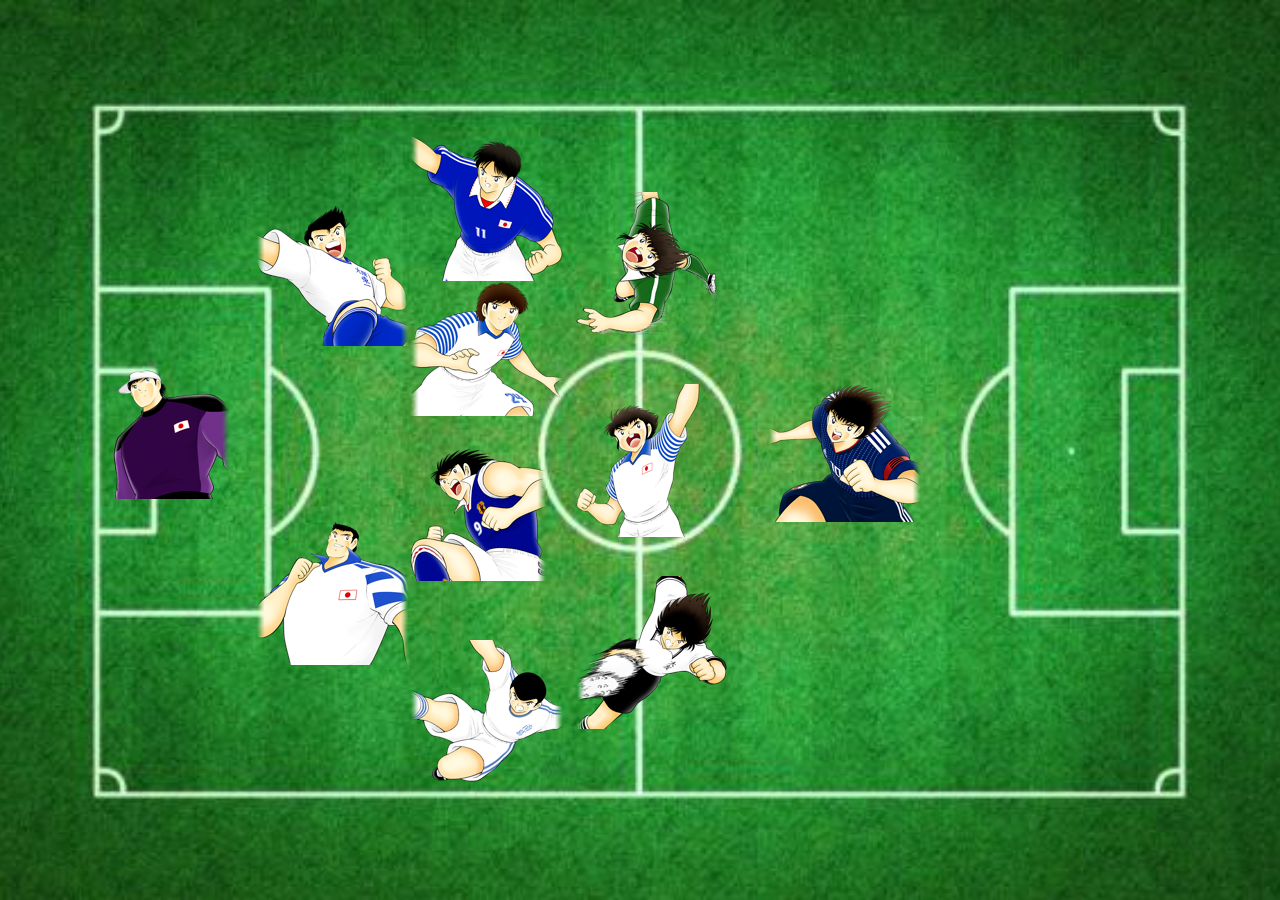
<file: animaciones/index.html>
<!DOCTYPE html>
<html lang="en">
<head>
    <meta charset="UTF-8">
    <meta name="viewport" content="width=device-width, initial-scale=1.0">
    <title>Campo de Fútbol</title>
    <link rel="stylesheet" href="style.css">
</head>
<body>
    <div class="j1"><img src="images/1.png" alt="jugador1"></div>
    <div class="j2"><img src="images/2.png" alt="jugador2"></div>
    <div class="j3"><img src="images/3.png" alt="jugador3"></div>
    <div class="j4"><img src="images/4.png" alt="jugador4"></div>
    <div class="j5"><img src="images/5.png" alt="jugador5"></div>
    <div class="j6"><img src="images/6.png" alt="jugador6"></div>
    <div class="j7"><img src="images/7.png" alt="jugador7"></div>
    <div class="j8"><img src="images/8.png" alt="jugador8"></div>
    <div class="j9"><img src="images/9.png" alt="jugador9"></div>
    <div class="j10"><img src="images/10.png" alt="jugador10"></div>
    <div class="j11"><img src="images/11.png" alt="jugador11"></div>
</body>
</html>
</file>
<file: animaciones/style.css>
body{
    background-image: url(images/58827520-un-campo-de-fútbol-dibujado-sobre-un-fondo-de-la-hierba.jpg);
    background-repeat: no-repeat;
    background-size: 106%;
    background-position-x: center;
}
*{
    padding: 0;
    margin: 0;
    box-sizing: border-box;
}
.j1{
    animation: 10s posicion;
    position: fixed;
    top: 27vw;
    left: 6vw;
}
.j2{
    animation: 8s aparicion, 10s 8s posicion;
    position: fixed;
    top: 40vw;
    left: 20vw;
}
.j3{
    animation: 16s aparicion, 10s 16s posicion;
    position: fixed;
    top: 16vw;
    left: 20vw;
}
.j4{
    animation: 24s aparicion, 10s 24s posicion;
    position: fixed;
    top: 50vw;
    left: 32vw;
}
.j5{
    animation: 29s aparicion, 10s 29s posicion;
    position: fixed;
    top: 35vw;
    left: 32vw;
}
.j6{
    animation: 37s aparicion, 10s 37s posicion;
    position: fixed;
    top: 10vw;
    left: 32vw;
}
.j7{
    animation: 45s aparicion, 10s 45s posicion;
    position: fixed;
    top: 22vw;
    left: 32vw;
}
.j8{
    animation: 53s aparicion, 10s 53s posicion;
    position: fixed;
    top: 45vw;
    left: 45vw;
}
.j9{
    animation: 61s aparicion, 10s 61s posicion;
    position: fixed;
    top: 30vw;
    left: 45vw;
}
.j10{
    animation: 69s aparicion, 10s 69s posicion;
    position: fixed;
    top: 15vw;
    left: 45vw;
}
.j11{
    animation: 77s aparicion, 10s 77s posicion;
    position: fixed;
    top: 30vw;
    left: 60vw;
}

@keyframes posicion{
    0%{
        top: -10vw;
        left: 43vw;
    }
    50%{
        top: 27vw;
        left: 43vw;
        transform: scale(1.25);
    }
}

@keyframes aparicion{
    0%{
        visibility: hidden;
    }
    100%{
        visibility: hidden;
    }
}
</file>
